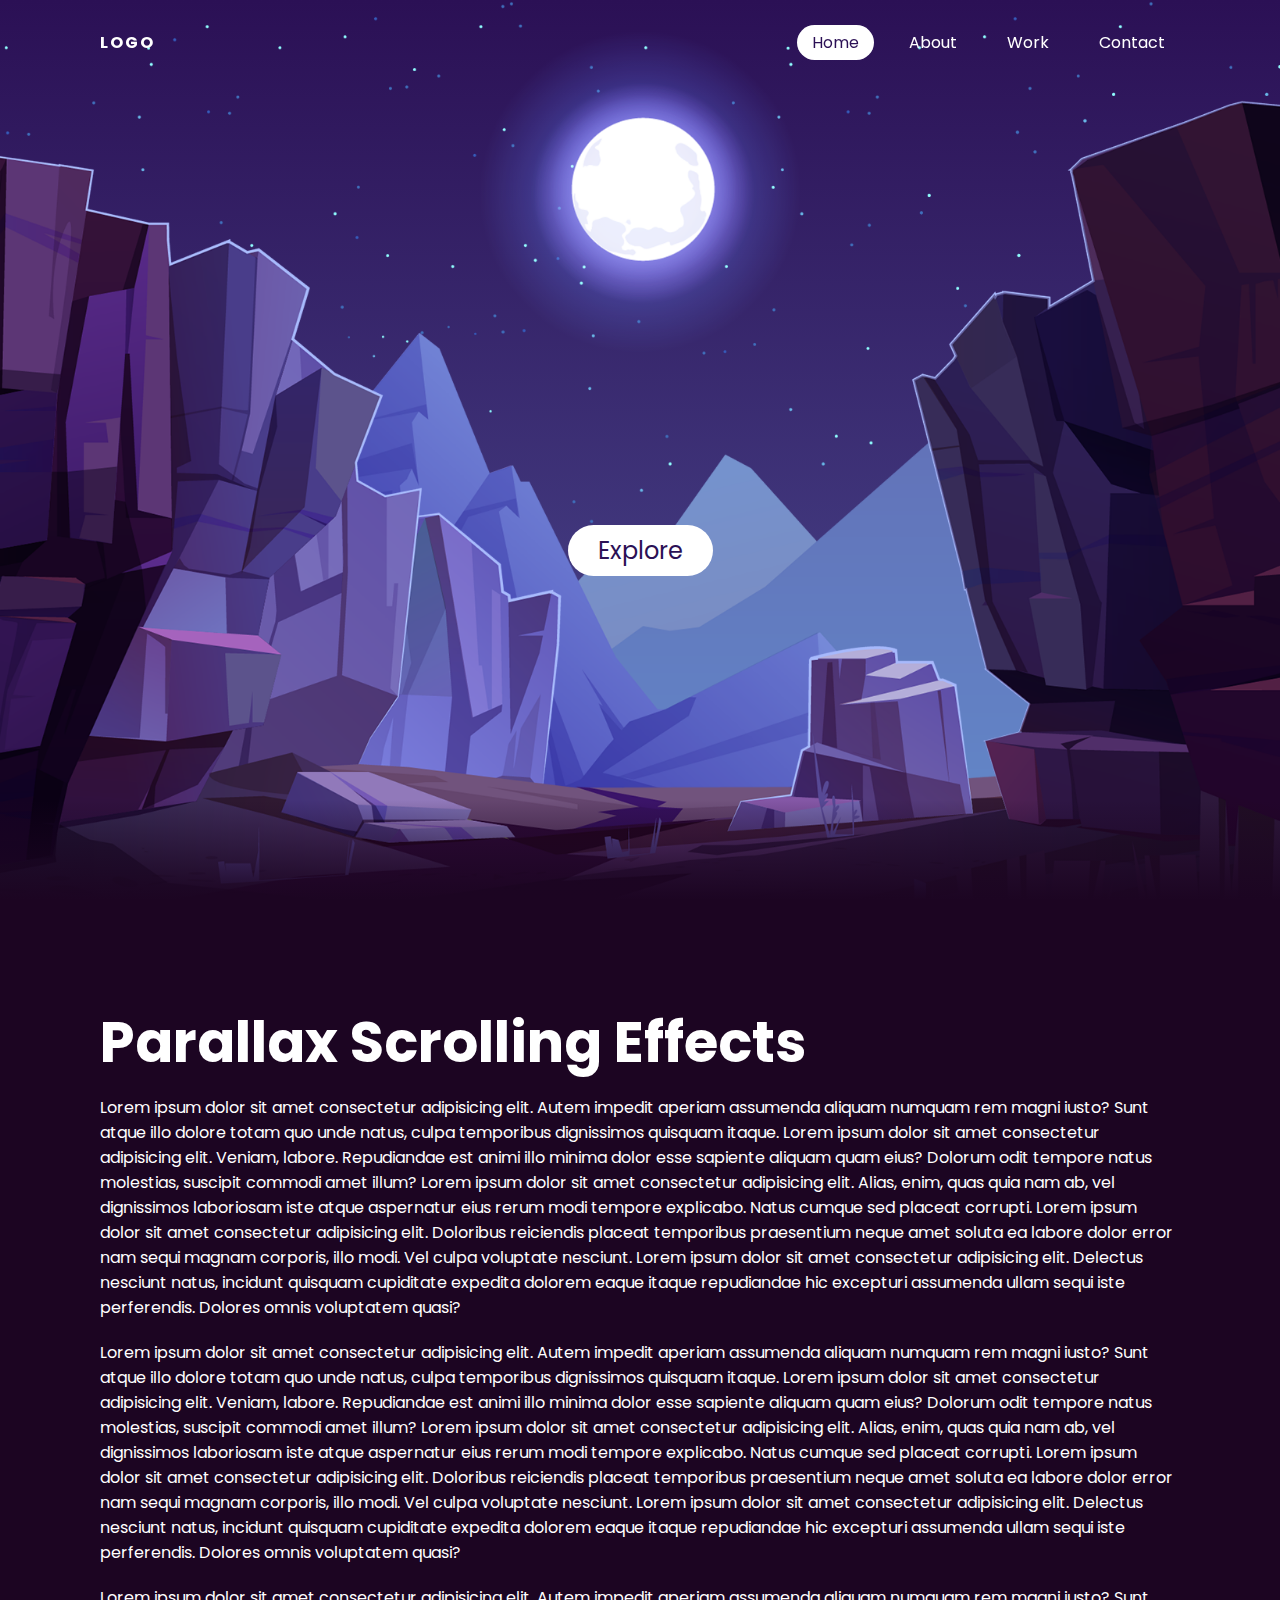
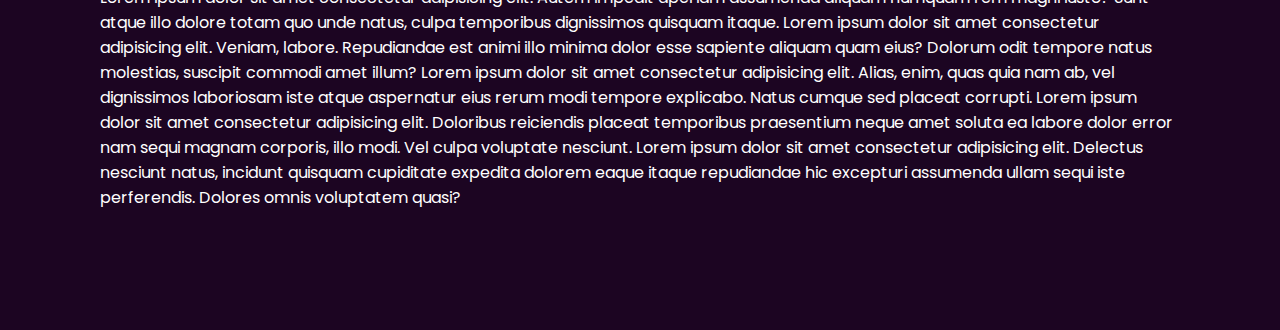
<file: 1-moonlight/index.html>
<!-- https://www.youtube.com/watch?v=1wfeqDyMUx4&ab_channel=OnlineTutorials -->
<!DOCTYPE html>
<html lang="en">

<head>
    <meta charset="UTF-8">
    <meta name="viewport" content="width=device-width, initial-scale=1.0">
    <link rel="stylesheet" href="style.css">
    <title>Parallax</title>
</head>

<body>
    <header>
        <a href="#" class="logo">Logo</a>
        <ul>
            <li><a href="#" class="active">Home</a></li>
            <li><a href="#">About</a></li>
            <li><a href="#">Work</a></li>
            <li><a href="#">Contact</a></li>
        </ul>
    </header>
    <section>
        <img src="stars.png" alt="stars" id="stars">
        <img src="moon.png" alt="moon" id="moon">
        <img src="mountains_behind.png" alt="mountains_behind" id="mountains_behind">
        <h2 id="text">Moon Light</h2>
        <a href="#sec" id="btn">Explore</a>
        <img src="mountains_front.png" alt="mountains_front" id="mountains_front">
    </section>
    <div class="sec" id="sec">
        <h2>Parallax Scrolling Effects</h2>
        <p>Lorem ipsum dolor sit amet consectetur adipisicing elit. Autem impedit aperiam assumenda aliquam numquam rem
            magni iusto? Sunt atque illo dolore totam quo unde natus, culpa temporibus dignissimos quisquam itaque.
            Lorem ipsum dolor sit amet consectetur adipisicing elit. Veniam, labore. Repudiandae est animi illo minima
            dolor esse sapiente aliquam quam eius? Dolorum odit tempore natus molestias, suscipit commodi amet illum?
            Lorem ipsum dolor sit amet consectetur adipisicing elit. Alias, enim, quas quia nam ab, vel dignissimos
            laboriosam iste atque aspernatur eius rerum modi tempore explicabo. Natus cumque sed placeat corrupti. Lorem
            ipsum dolor sit amet consectetur adipisicing elit. Doloribus reiciendis placeat temporibus praesentium neque
            amet soluta ea labore dolor error nam sequi magnam corporis, illo modi. Vel culpa voluptate nesciunt. Lorem
            ipsum dolor sit amet consectetur adipisicing elit. Delectus nesciunt natus, incidunt quisquam cupiditate
            expedita dolorem eaque itaque repudiandae hic excepturi assumenda ullam sequi iste perferendis. Dolores
            omnis voluptatem quasi?</p>

        <p>Lorem ipsum dolor sit amet consectetur adipisicing elit. Autem impedit aperiam assumenda aliquam numquam rem
            magni iusto? Sunt atque illo dolore totam quo unde natus, culpa temporibus dignissimos quisquam itaque.
            Lorem ipsum dolor sit amet consectetur adipisicing elit. Veniam, labore. Repudiandae est animi illo minima
            dolor esse sapiente aliquam quam eius? Dolorum odit tempore natus molestias, suscipit commodi amet illum?
            Lorem ipsum dolor sit amet consectetur adipisicing elit. Alias, enim, quas quia nam ab, vel dignissimos
            laboriosam iste atque aspernatur eius rerum modi tempore explicabo. Natus cumque sed placeat corrupti. Lorem
            ipsum dolor sit amet consectetur adipisicing elit. Doloribus reiciendis placeat temporibus praesentium neque
            amet soluta ea labore dolor error nam sequi magnam corporis, illo modi. Vel culpa voluptate nesciunt. Lorem
            ipsum dolor sit amet consectetur adipisicing elit. Delectus nesciunt natus, incidunt quisquam cupiditate
            expedita dolorem eaque itaque repudiandae hic excepturi assumenda ullam sequi iste perferendis. Dolores
            omnis voluptatem quasi?</p>

        <p>Lorem ipsum dolor sit amet consectetur adipisicing elit. Autem impedit aperiam assumenda aliquam numquam rem
            magni iusto? Sunt atque illo dolore totam quo unde natus, culpa temporibus dignissimos quisquam itaque.
            Lorem ipsum dolor sit amet consectetur adipisicing elit. Veniam, labore. Repudiandae est animi illo minima
            dolor esse sapiente aliquam quam eius? Dolorum odit tempore natus molestias, suscipit commodi amet illum?
            Lorem ipsum dolor sit amet consectetur adipisicing elit. Alias, enim, quas quia nam ab, vel dignissimos
            laboriosam iste atque aspernatur eius rerum modi tempore explicabo. Natus cumque sed placeat corrupti. Lorem
            ipsum dolor sit amet consectetur adipisicing elit. Doloribus reiciendis placeat temporibus praesentium neque
            amet soluta ea labore dolor error nam sequi magnam corporis, illo modi. Vel culpa voluptate nesciunt. Lorem
            ipsum dolor sit amet consectetur adipisicing elit. Delectus nesciunt natus, incidunt quisquam cupiditate
            expedita dolorem eaque itaque repudiandae hic excepturi assumenda ullam sequi iste perferendis. Dolores
            omnis voluptatem quasi?</p>
    </div>
</body>
<script src="script.js"></script>

</html>
</file>
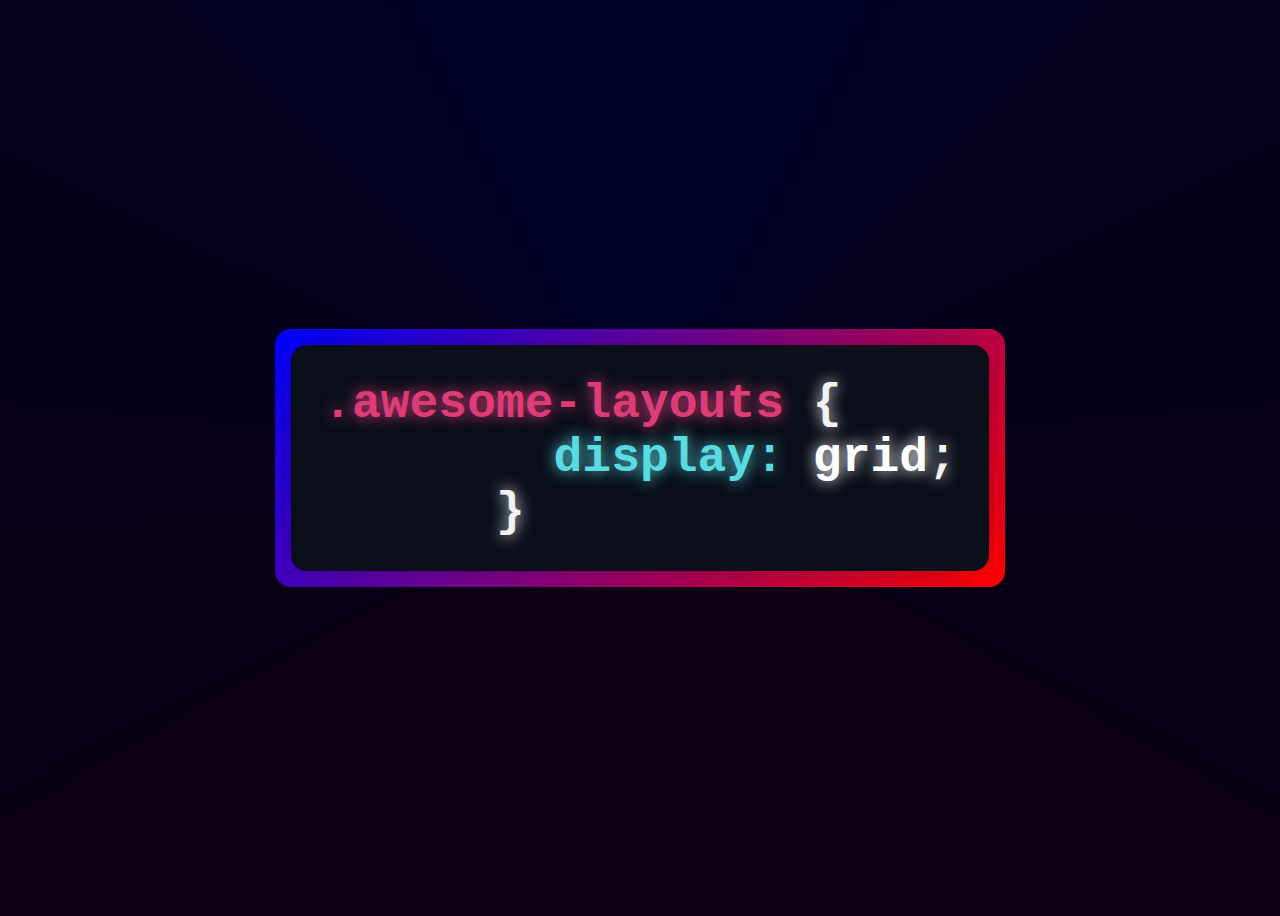
<file: 10-3d-card-effect/index.html>
<!-- https://www.youtube.com/watch?v=Z-3tPXf9a7M&ab_channel=KevinPowell -->
<!DOCTYPE html>
<html lang="en">

<head>
    <meta charset="UTF-8">
    <meta name="viewport" content="width=device-width, initial-scale=1.0">
    <link rel="stylesheet" href="style.css">
    <title>3D Tilting card effect</title>
</head>

<body>
    <!-- contenteditable -->
    <pre class="language-css" tabindex="0"><code class="language-css"><span class="token selector">.awesome-layouts</span> <span class="token punctuation">{</span>
        <span class="token property">display</span><span class="token punctuation">:</span> grid<span class="token punctuation">;</span>
      <span class="token punctuation">}</span></code></pre>
    </div>

</body>
<script src="script.js" defer></script>

</html>
</file>
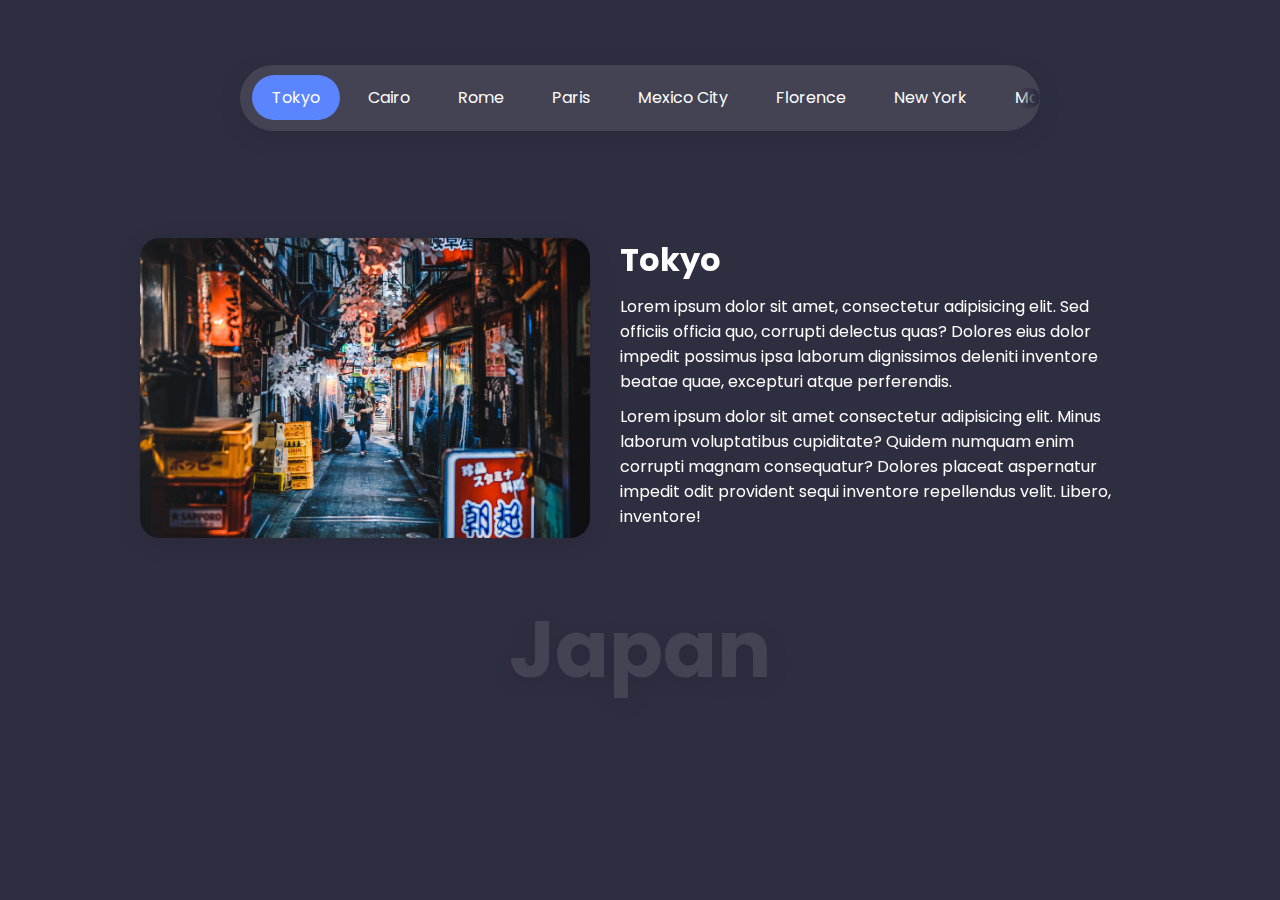
<file: 11-horizontal-scroll-tab-menu/index.html>
<!-- https://www.youtube.com/watch?v=as01ehtBN0Y&ab_channel=CodingSnow -->
<!DOCTYPE html>
<html lang="en" dir="ltr">

<head>
  <meta charset="utf-8">
  <meta name="viewport" content="width=device-width, initial-scale=1.0">
  <title>Horizontal Scrollable & Draggable Tab Navigation Menu | With Tab Content - Html, Css & Javascript</title>
  <link rel="stylesheet" href="style.css">
  <link rel="stylesheet" href="https://unicons.iconscout.com/release/v4.0.0/css/line.css">
</head>

<body>

  <section class="main-container">

    <div class="tab-nav-bar">
      <div class="tab-navigation">
        <i class="uil uil-angle-left left-btn"></i>
        <i class="uil uil-angle-right right-btn"></i>
        <ul class="tab-menu">
          <li class="tab-btn active">Tokyo</li>
          <li class="tab-btn">Cairo</li>
          <li class="tab-btn">Rome</li>
          <li class="tab-btn">Paris</li>
          <li class="tab-btn">Mexico City</li>
          <li class="tab-btn">Florence</li>
          <li class="tab-btn">New York</li>
          <li class="tab-btn">Moscow</li>
          <li class="tab-btn">Sydney</li>
          <li class="tab-btn">San Francisco</li>
          <li class="tab-btn">Amsterdam</li>
        </ul>
      </div>
    </div>


    <div class="tab-content">

      <div class="tab active">
        <div class="row">
          <div class="left-column">
            <div class="img-card">
              <img src="images/tokyo.jpg" alt="Tokyo">
            </div>
          </div>
          <div class="right-column">
            <div class="info">
              <h2 class="city">Tokyo</h2>
              <div class="description">
                <p>Lorem ipsum dolor sit amet, consectetur adipisicing elit. Sed officiis officia quo, corrupti delectus
                  quas? Dolores eius dolor impedit possimus ipsa laborum dignissimos deleniti inventore beatae quae,
                  excepturi atque perferendis.</p>
                <p>Lorem ipsum dolor sit amet consectetur adipisicing elit. Minus laborum voluptatibus cupiditate?
                  Quidem numquam enim corrupti magnam consequatur? Dolores placeat aspernatur impedit odit provident
                  sequi inventore repellendus velit. Libero, inventore!</p>
              </div>
            </div>
          </div>
        </div>
        <h1 class="country">Japan</h1>
      </div>

      <div class="tab">
        <div class="row">
          <div class="left-column">
            <div class="img-card">
              <img src="images/cairo.jpg" alt="Cairo">
            </div>
          </div>
          <div class="right-column">
            <div class="info">
              <h2 class="city">Cairo</h2>
              <div class="description">
                <p>Lorem ipsum dolor sit amet, consectetur adipisicing elit. Sed officiis officia quo, corrupti delectus
                  quas? Dolores eius dolor impedit possimus ipsa laborum dignissimos deleniti inventore beatae quae,
                  excepturi atque perferendis.</p>
                <p>Lorem ipsum dolor sit amet consectetur adipisicing elit. Minus laborum voluptatibus cupiditate?
                  Quidem numquam enim corrupti magnam consequatur? Dolores placeat aspernatur impedit odit provident
                  sequi inventore repellendus velit. Libero, inventore!</p>
              </div>
            </div>
          </div>
        </div>
        <h1 class="country">Egypt</h1>
      </div>

      <div class="tab">
        <div class="row">
          <div class="left-column">
            <div class="img-card">
              <img src="images/rome.jpg" alt="Rome">
            </div>
          </div>
          <div class="right-column">
            <div class="info">
              <h2 class="city">Rome</h2>
              <div class="description">
                <p>Lorem ipsum dolor sit amet, consectetur adipisicing elit. Sed officiis officia quo, corrupti delectus
                  quas? Dolores eius dolor impedit possimus ipsa laborum dignissimos deleniti inventore beatae quae,
                  excepturi atque perferendis.</p>
                <p>Lorem ipsum dolor sit amet consectetur adipisicing elit. Minus laborum voluptatibus cupiditate?
                  Quidem numquam enim corrupti magnam consequatur? Dolores placeat aspernatur impedit odit provident
                  sequi inventore repellendus velit. Libero, inventore!</p>
              </div>
            </div>
          </div>
        </div>
        <h1 class="country">Italy</h1>
      </div>

      <div class="tab">
        <div class="row">
          <div class="left-column">
            <div class="img-card">
              <img src="images/paris.jpg" alt="Paris">
            </div>
          </div>
          <div class="right-column">
            <div class="info">
              <h2 class="city">Paris</h2>
              <div class="description">
                <p>Lorem ipsum dolor sit amet, consectetur adipisicing elit. Sed officiis officia quo, corrupti delectus
                  quas? Dolores eius dolor impedit possimus ipsa laborum dignissimos deleniti inventore beatae quae,
                  excepturi atque perferendis.</p>
                <p>Lorem ipsum dolor sit amet consectetur adipisicing elit. Minus laborum voluptatibus cupiditate?
                  Quidem numquam enim corrupti magnam consequatur? Dolores placeat aspernatur impedit odit provident
                  sequi inventore repellendus velit. Libero, inventore!</p>
              </div>
            </div>
          </div>
        </div>
        <h1 class="country">France</h1>
      </div>

      <div class="tab">
        <div class="row">
          <div class="left-column">
            <div class="img-card">
              <img src="images/mexico.jpg" alt="Mexico City">
            </div>
          </div>
          <div class="right-column">
            <div class="info">
              <h2 class="city">Mexico City</h2>
              <div class="description">
                <p>Lorem ipsum dolor sit amet, consectetur adipisicing elit. Sed officiis officia quo, corrupti delectus
                  quas? Dolores eius dolor impedit possimus ipsa laborum dignissimos deleniti inventore beatae quae,
                  excepturi atque perferendis.</p>
                <p>Lorem ipsum dolor sit amet consectetur adipisicing elit. Minus laborum voluptatibus cupiditate?
                  Quidem numquam enim corrupti magnam consequatur? Dolores placeat aspernatur impedit odit provident
                  sequi inventore repellendus velit. Libero, inventore!</p>
              </div>
            </div>
          </div>
        </div>
        <h1 class="country">Mexcio</h1>
      </div>

      <div class="tab">
        <div class="row">
          <div class="left-column">
            <div class="img-card">
              <img src="images/florence.jpg" alt="Florence">
            </div>
          </div>
          <div class="right-column">
            <div class="info">
              <h2 class="city">Florence</h2>
              <div class="description">
                <p>Lorem ipsum dolor sit amet, consectetur adipisicing elit. Sed officiis officia quo, corrupti delectus
                  quas? Dolores eius dolor impedit possimus ipsa laborum dignissimos deleniti inventore beatae quae,
                  excepturi atque perferendis.</p>
                <p>Lorem ipsum dolor sit amet consectetur adipisicing elit. Minus laborum voluptatibus cupiditate?
                  Quidem numquam enim corrupti magnam consequatur? Dolores placeat aspernatur impedit odit provident
                  sequi inventore repellendus velit. Libero, inventore!</p>
              </div>
            </div>
          </div>
        </div>
        <h1 class="country">Italy</h1>
      </div>

      <div class="tab">
        <div class="row">
          <div class="left-column">
            <div class="img-card">
              <img src="images/newyork.jpg" alt="New York">
            </div>
          </div>
          <div class="right-column">
            <div class="info">
              <h2 class="city">New York</h2>
              <div class="description">
                <p>Lorem ipsum dolor sit amet, consectetur adipisicing elit. Sed officiis officia quo, corrupti delectus
                  quas? Dolores eius dolor impedit possimus ipsa laborum dignissimos deleniti inventore beatae quae,
                  excepturi atque perferendis.</p>
                <p>Lorem ipsum dolor sit amet consectetur adipisicing elit. Minus laborum voluptatibus cupiditate?
                  Quidem numquam enim corrupti magnam consequatur? Dolores placeat aspernatur impedit odit provident
                  sequi inventore repellendus velit. Libero, inventore!</p>
              </div>
            </div>
          </div>
        </div>
        <h1 class="country">United State</h1>
      </div>

      <div class="tab">
        <div class="row">
          <div class="left-column">
            <div class="img-card">
              <img src="images/moscow.jpg" alt="Moscow">
            </div>
          </div>
          <div class="right-column">
            <div class="info">
              <h2 class="city">Moscow</h2>
              <div class="description">
                <p>Lorem ipsum dolor sit amet, consectetur adipisicing elit. Sed officiis officia quo, corrupti delectus
                  quas? Dolores eius dolor impedit possimus ipsa laborum dignissimos deleniti inventore beatae quae,
                  excepturi atque perferendis.</p>
                <p>Lorem ipsum dolor sit amet consectetur adipisicing elit. Minus laborum voluptatibus cupiditate?
                  Quidem numquam enim corrupti magnam consequatur? Dolores placeat aspernatur impedit odit provident
                  sequi inventore repellendus velit. Libero, inventore!</p>
              </div>
            </div>
          </div>
        </div>
        <h1 class="country">Russia</h1>
      </div>

      <div class="tab">
        <div class="row">
          <div class="left-column">
            <div class="img-card">
              <img src="images/sydney.jpg" alt="Sydney">
            </div>
          </div>
          <div class="right-column">
            <div class="info">
              <h2 class="city">Sydney</h2>
              <div class="description">
                <p>Lorem ipsum dolor sit amet, consectetur adipisicing elit. Sed officiis officia quo, corrupti delectus
                  quas? Dolores eius dolor impedit possimus ipsa laborum dignissimos deleniti inventore beatae quae,
                  excepturi atque perferendis.</p>
                <p>Lorem ipsum dolor sit amet consectetur adipisicing elit. Minus laborum voluptatibus cupiditate?
                  Quidem numquam enim corrupti magnam consequatur? Dolores placeat aspernatur impedit odit provident
                  sequi inventore repellendus velit. Libero, inventore!</p>
              </div>
            </div>
          </div>
        </div>
        <h1 class="country">Autralia</h1>
      </div>

      <div class="tab">
        <div class="row">
          <div class="left-column">
            <div class="img-card">
              <img src="images/sanfrancisco.jpg" alt="San Francisco">
            </div>
          </div>
          <div class="right-column">
            <div class="info">
              <h2 class="city">San Francisco</h2>
              <div class="description">
                <p>Lorem ipsum dolor sit amet, consectetur adipisicing elit. Sed officiis officia quo, corrupti delectus
                  quas? Dolores eius dolor impedit possimus ipsa laborum dignissimos deleniti inventore beatae quae,
                  excepturi atque perferendis.</p>
                <p>Lorem ipsum dolor sit amet consectetur adipisicing elit. Minus laborum voluptatibus cupiditate?
                  Quidem numquam enim corrupti magnam consequatur? Dolores placeat aspernatur impedit odit provident
                  sequi inventore repellendus velit. Libero, inventore!</p>
              </div>
            </div>
          </div>
        </div>
        <h1 class="country">United State</h1>
      </div>

      <div class="tab">
        <div class="row">
          <div class="left-column">
            <div class="img-card">
              <img src="images/amsterdam.jpg" alt="Amsterdam">
            </div>
          </div>
          <div class="right-column">
            <div class="info">
              <h2 class="city">Amsterdam</h2>
              <div class="description">
                <p>Lorem ipsum dolor sit amet, consectetur adipisicing elit. Sed officiis officia quo, corrupti delectus
                  quas? Dolores eius dolor impedit possimus ipsa laborum dignissimos deleniti inventore beatae quae,
                  excepturi atque perferendis.</p>
                <p>Lorem ipsum dolor sit amet consectetur adipisicing elit. Minus laborum voluptatibus cupiditate?
                  Quidem numquam enim corrupti magnam consequatur? Dolores placeat aspernatur impedit odit provident
                  sequi inventore repellendus velit. Libero, inventore!</p>
              </div>
            </div>
          </div>
        </div>
        <h1 class="country">Netherlands</h1>
      </div>

    </div>



  </section>

</body>
<script src="main.js"></script>

</html>
</file>
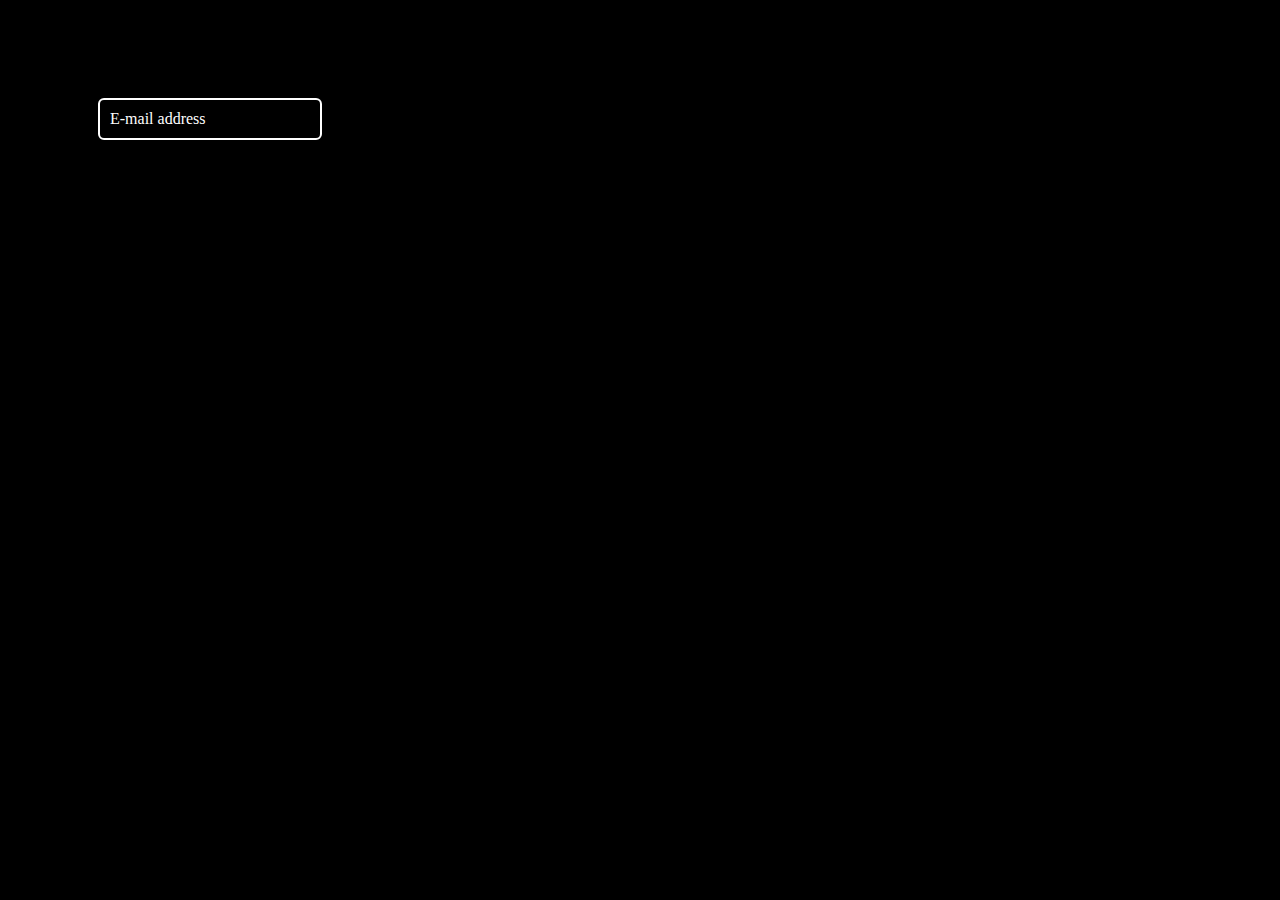
<file: 12-input-animation/index.html>
<!DOCTYPE html>
<html lang="en">
<head>
    <meta charset="UTF-8">
    <meta name="viewport" content="width=device-width, initial-scale=1.0">
    <link rel="stylesheet" href="style.css">
    <title>Input animation</title>
</head>
<body>
    <div class="input-group">
        <input type="text" id="email" class="input-group__input" required />
        <label for="email" class="input-group__label">E-mail address</label>
    </div>
</body>
</html>
</file>
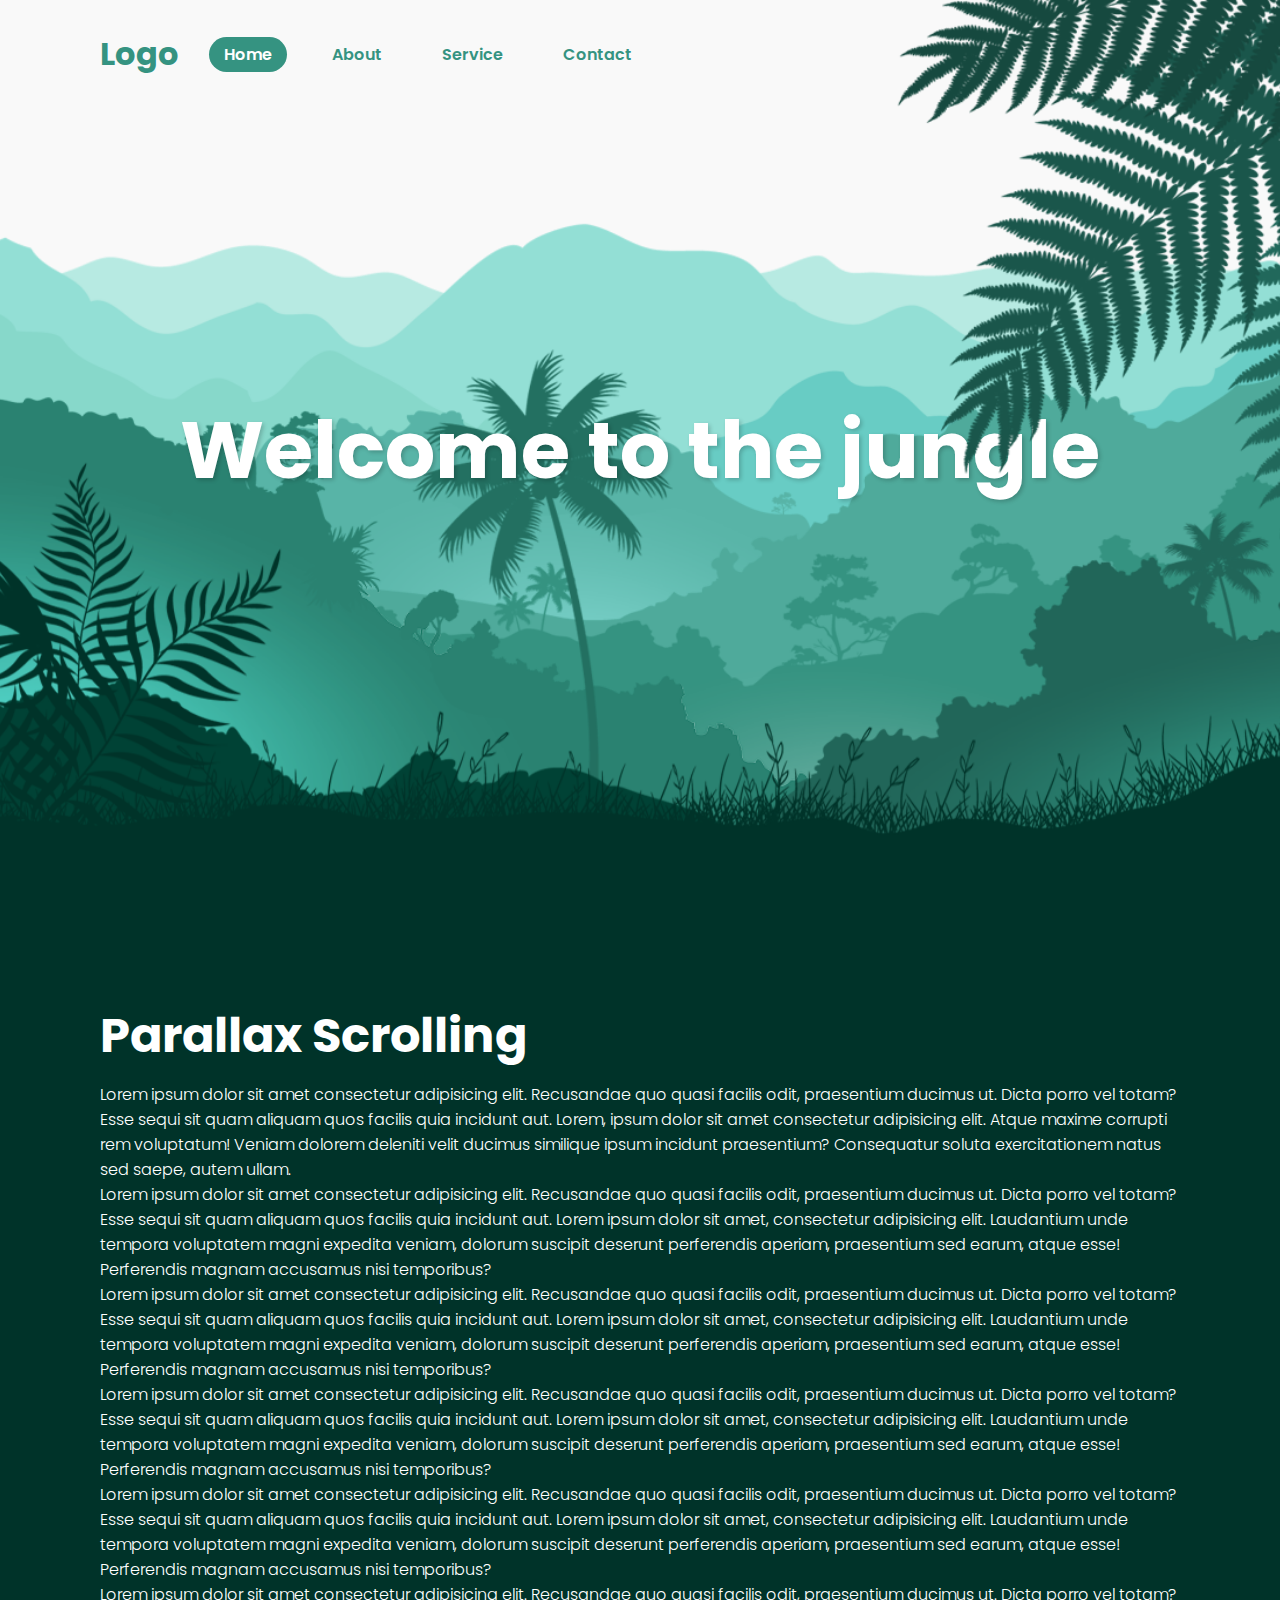
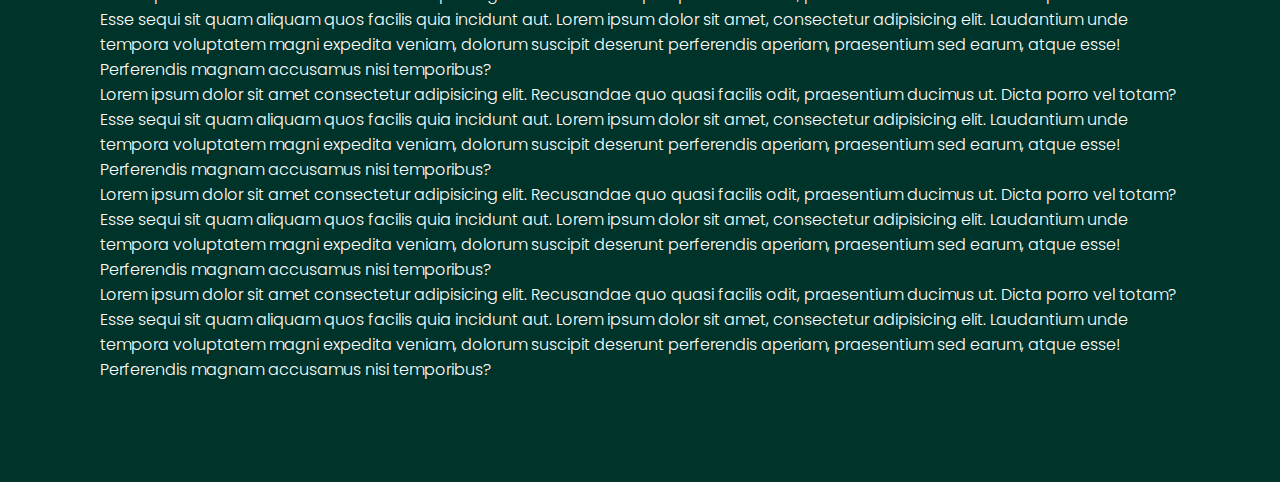
<file: 3-jungle/index.html>
<!-- https://www.youtube.com/watch?v=kmM6mqvnxcs&ab_channel=Codehal -->
<!DOCTYPE html>
<html lang="en">

<head>
    <meta charset="UTF-8">
    <meta http-equiv="X-UA-Compatible" content="IE=edge">
    <meta name="viewport" content="width=device-width, initial-scale=1.0">
    <title>Parallax Scrolling Website | Codehal</title>
    <link rel="stylesheet" href="style.css">
</head>

<body>
    <header>
        <h2 class="logo">Logo</h2>
        <nav class="navigation">
            <ul>
                <li><a href="#" class="active">Home</a></li>
                <li><a href="#">About</a></li>
                <li><a href="#">Service</a></li>
                <li><a href="#">Contact</a></li>
            </ul>
        </nav>
    </header>

    <section class="parallax">
        <img src="hill1.png" alt="hill1" id="hill1">
        <img src="hill2.png" alt="hill2" id="hill2">
        <img src="hill3.png" alt="hill3" id="hill3">
        <img src="hill4.png" alt="hill4" id="hill4">
        <img src="hill5.png" alt="hill5" id="hill5">

        <img src="tree.png" alt="tree" id="tree">
        
        <!-- <h2 id="text">Welcome</h2> -->
        <h2 id="text">Welcome to the jungle</h2>
        <img src="leaf.png" alt="leaf" id="leaf">
        <img src="plant.png" alt="plant" id="plant">

    </section>

    <section class="sec">
        <h2>Parallax Scrolling</h2>
        <p>Lorem ipsum dolor sit amet consectetur adipisicing elit. Recusandae quo quasi facilis odit, praesentium ducimus ut. Dicta porro vel totam? Esse sequi sit quam aliquam quos facilis quia incidunt aut. Lorem, ipsum dolor sit amet consectetur adipisicing elit. Atque maxime corrupti rem voluptatum! Veniam dolorem deleniti velit ducimus similique ipsum incidunt praesentium? Consequatur soluta exercitationem natus sed saepe, autem ullam.</p>
        <p>Lorem ipsum dolor sit amet consectetur adipisicing elit. Recusandae quo quasi facilis odit, praesentium ducimus ut. Dicta porro vel totam? Esse sequi sit quam aliquam quos facilis quia incidunt aut. Lorem ipsum dolor sit amet, consectetur adipisicing elit. Laudantium unde tempora voluptatem magni expedita veniam, dolorum suscipit deserunt perferendis aperiam, praesentium sed earum, atque esse! Perferendis magnam accusamus nisi temporibus?</p>
        <p>Lorem ipsum dolor sit amet consectetur adipisicing elit. Recusandae quo quasi facilis odit, praesentium ducimus ut. Dicta porro vel totam? Esse sequi sit quam aliquam quos facilis quia incidunt aut. Lorem ipsum dolor sit amet, consectetur adipisicing elit. Laudantium unde tempora voluptatem magni expedita veniam, dolorum suscipit deserunt perferendis aperiam, praesentium sed earum, atque esse! Perferendis magnam accusamus nisi temporibus?</p>
        <p>Lorem ipsum dolor sit amet consectetur adipisicing elit. Recusandae quo quasi facilis odit, praesentium ducimus ut. Dicta porro vel totam? Esse sequi sit quam aliquam quos facilis quia incidunt aut. Lorem ipsum dolor sit amet, consectetur adipisicing elit. Laudantium unde tempora voluptatem magni expedita veniam, dolorum suscipit deserunt perferendis aperiam, praesentium sed earum, atque esse! Perferendis magnam accusamus nisi temporibus?</p>
        <p>Lorem ipsum dolor sit amet consectetur adipisicing elit. Recusandae quo quasi facilis odit, praesentium ducimus ut. Dicta porro vel totam? Esse sequi sit quam aliquam quos facilis quia incidunt aut. Lorem ipsum dolor sit amet, consectetur adipisicing elit. Laudantium unde tempora voluptatem magni expedita veniam, dolorum suscipit deserunt perferendis aperiam, praesentium sed earum, atque esse! Perferendis magnam accusamus nisi temporibus?</p>
        <p>Lorem ipsum dolor sit amet consectetur adipisicing elit. Recusandae quo quasi facilis odit, praesentium ducimus ut. Dicta porro vel totam? Esse sequi sit quam aliquam quos facilis quia incidunt aut. Lorem ipsum dolor sit amet, consectetur adipisicing elit. Laudantium unde tempora voluptatem magni expedita veniam, dolorum suscipit deserunt perferendis aperiam, praesentium sed earum, atque esse! Perferendis magnam accusamus nisi temporibus?</p>
        <p>Lorem ipsum dolor sit amet consectetur adipisicing elit. Recusandae quo quasi facilis odit, praesentium ducimus ut. Dicta porro vel totam? Esse sequi sit quam aliquam quos facilis quia incidunt aut. Lorem ipsum dolor sit amet, consectetur adipisicing elit. Laudantium unde tempora voluptatem magni expedita veniam, dolorum suscipit deserunt perferendis aperiam, praesentium sed earum, atque esse! Perferendis magnam accusamus nisi temporibus?</p>
        <p>Lorem ipsum dolor sit amet consectetur adipisicing elit. Recusandae quo quasi facilis odit, praesentium ducimus ut. Dicta porro vel totam? Esse sequi sit quam aliquam quos facilis quia incidunt aut. Lorem ipsum dolor sit amet, consectetur adipisicing elit. Laudantium unde tempora voluptatem magni expedita veniam, dolorum suscipit deserunt perferendis aperiam, praesentium sed earum, atque esse! Perferendis magnam accusamus nisi temporibus?</p>
        <p>Lorem ipsum dolor sit amet consectetur adipisicing elit. Recusandae quo quasi facilis odit, praesentium ducimus ut. Dicta porro vel totam? Esse sequi sit quam aliquam quos facilis quia incidunt aut. Lorem ipsum dolor sit amet, consectetur adipisicing elit. Laudantium unde tempora voluptatem magni expedita veniam, dolorum suscipit deserunt perferendis aperiam, praesentium sed earum, atque esse! Perferendis magnam accusamus nisi temporibus?</p>
    </section>

    <script src="script.js"></script>
</body>

</html>
</file>
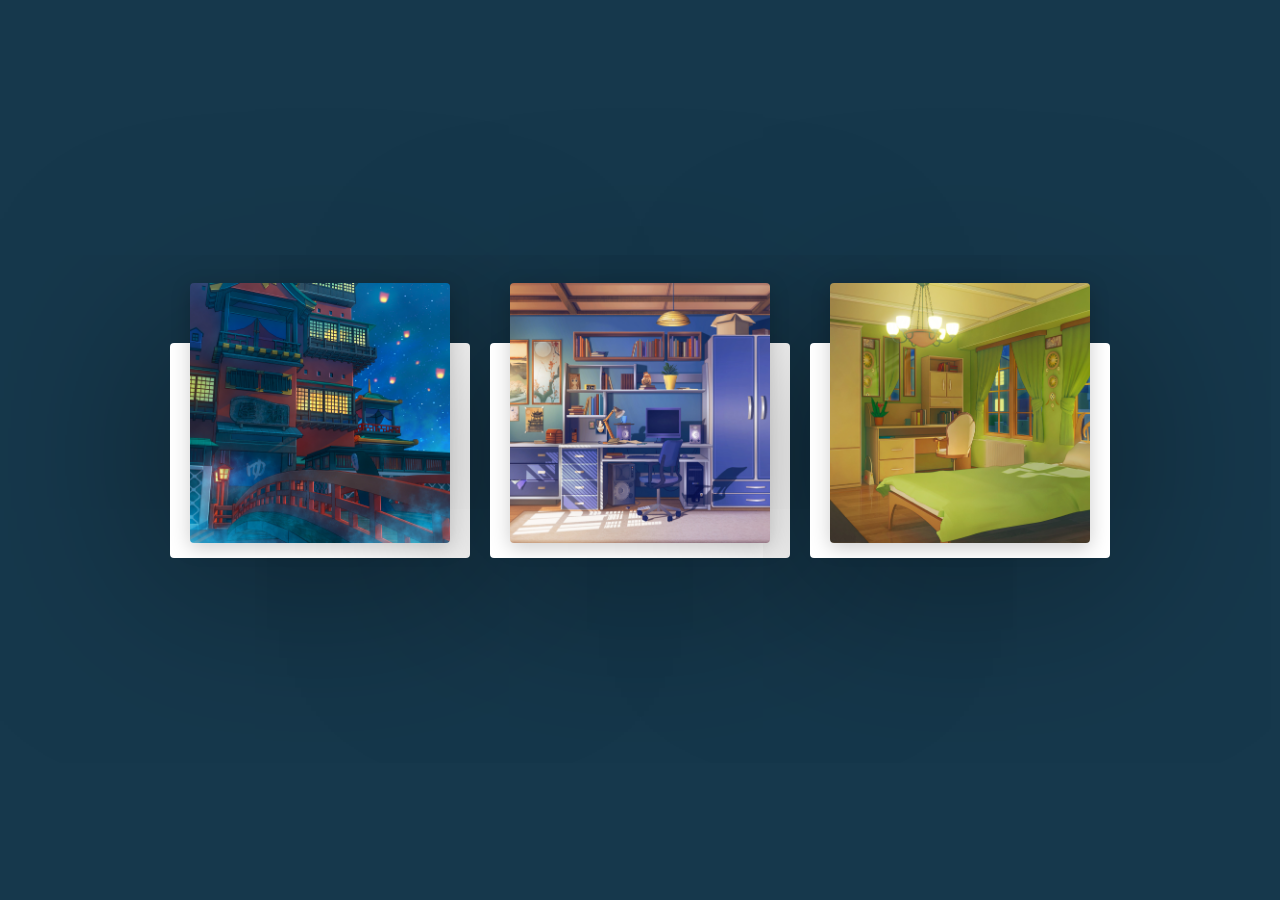
<file: 4-card-hover-effect/index.html>
<!-- https://www.youtube.com/watch?v=8b2mTq0Xrtw&ab_channel=OnlineTutorials -->
<!DOCTYPE html>
<html lang="en">
<head>
    <meta charset="UTF-8">
    <meta name="viewport" content="width=device-width, initial-scale=1.0">
    <link rel="stylesheet" href="style.css">
    <title>Card hover effect</title>
</head>
<body>

    <div class="container">
        <div class="card">
            <div class="imgBx">
                <img src="aiko-san-.jpg" alt="">
                <!-- <img src="test.png" alt=""> -->
            </div>
            <div class="content">
                <h2>Card One</h2>
                <p>Lorem ipsum dolor sit amet consectetur adipisicing elit. Autem perspiciatis neque voluptatibus sit inventore accusantium, sapiente molestias ab sequi fuga necessitatibus libero, facere dolore, laudantium at mollitia sint optio reiciendis?</p>
            </div>
        </div>

        <div class="card">
            <div class="imgBx">
                <img src="aiko-san-650bc8226cdfee82e243ef017bbe643e.jpg" alt="">
            </div>
            <div class="content">
                <h2>Card Two</h2>
                <p>Lorem ipsum dolor sit amet consectetur adipisicing elit. Autem perspiciatis neque voluptatibus sit inventore accusantium, sapiente molestias ab sequi fuga necessitatibus libero, facere dolore, laudantium at mollitia sint optio reiciendis?</p>
            </div>
        </div>

        <div class="card">
            <div class="imgBx">
                <img src="aiko-san-a146ff38472344abba204a62318c2026.jpg" alt="">
            </div>
            <div class="content">
                <h2>Card Three</h2>
                <p>Lorem ipsum dolor sit amet consectetur adipisicing elit. Autem perspiciatis neque voluptatibus sit inventore accusantium, sapiente molestias ab sequi fuga necessitatibus libero, facere dolore, laudantium at mollitia sint optio reiciendis?</p>
            </div>
        </div>
    </div>
    
</body>
</html>
</file>
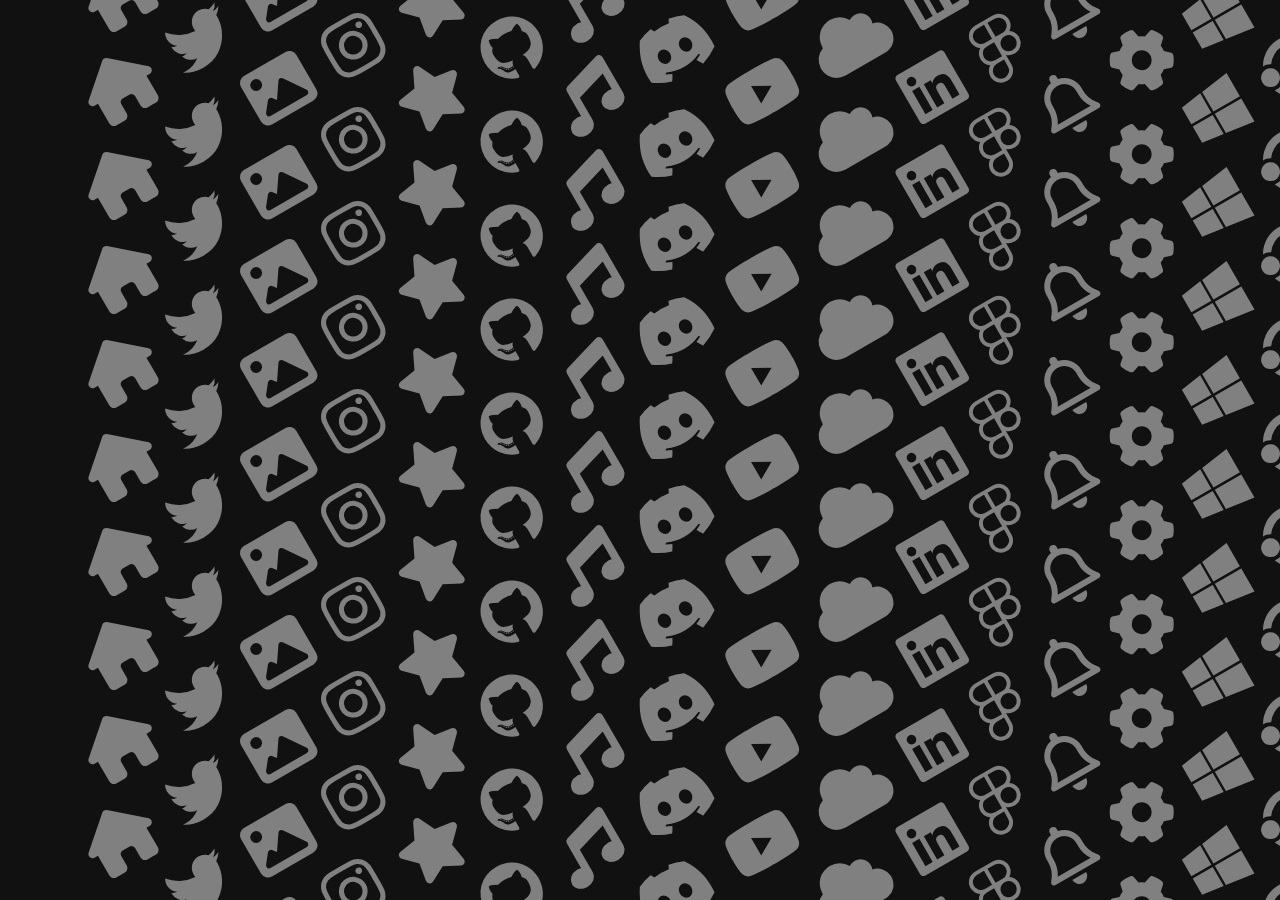
<file: 5-icon-background-animation/index.html>
<!-- https://www.youtube.com/watch?v=fDSd2fudits&ab_channel=OnlineTutorials -->
<!DOCTYPE html>
<html lang="en">

<head>
    <meta charset="UTF-8">
    <meta name="viewport" content="width=device-width, initial-scale=1.0">
    <link rel="stylesheet" href="style.css">
    <link rel="stylesheet" href="https://cdnjs.cloudflare.com/ajax/libs/font-awesome/6.4.2/css/all.min.css" />
    <title>Icon background animation</title>
</head>

<body>
    <section>
        <div class="row">
            <div>
                <i class="fa-solid fa-house"></i>
                <i class="fa-brands fa-twitter"></i>
                <i class="fa-solid fa-image"></i>
                <i class="fa-brands fa-instagram"></i>
                <i class="fa-solid fa-star"></i>
                <i class="fa-brands fa-github"></i>
                <i class="fa-solid fa-music"></i>
                <i class="fa-brands fa-discord"></i>
                <i class="fa-brands fa-youtube"></i>
                <i class="fa-solid fa-cloud"></i>
                <i class="fa-brands fa-linkedin"></i>
                <i class="fa-brands fa-figma"></i>
                <i class="fa-regular fa-bell"></i>
                <i class="fa-solid fa-gear"></i>
                <i class="fa-brands fa-windows"></i>
                <i class="fa-brands fa-ubuntu"></i>
                <i class="fa-brands fa-apple"></i>
                <i class="fa-solid fa-mobile-screen-button"></i>
            </div>
            <div>
                <i class="fa-solid fa-house"></i>
                <i class="fa-brands fa-twitter"></i>
                <i class="fa-solid fa-image"></i>
                <i class="fa-brands fa-instagram"></i>
                <i class="fa-solid fa-star"></i>
                <i class="fa-brands fa-github"></i>
                <i class="fa-solid fa-music"></i>
                <i class="fa-brands fa-discord"></i>
                <i class="fa-brands fa-youtube"></i>
                <i class="fa-solid fa-cloud"></i>
                <i class="fa-brands fa-linkedin"></i>
                <i class="fa-brands fa-figma"></i>
                <i class="fa-regular fa-bell"></i>
                <i class="fa-solid fa-gear"></i>
                <i class="fa-brands fa-windows"></i>
                <i class="fa-brands fa-ubuntu"></i>
                <i class="fa-brands fa-apple"></i>
                <i class="fa-solid fa-mobile-screen-button"></i>
            </div>
        </div>


    </section>
    <script src="script.js"></script>
</body>

</html>
</file>
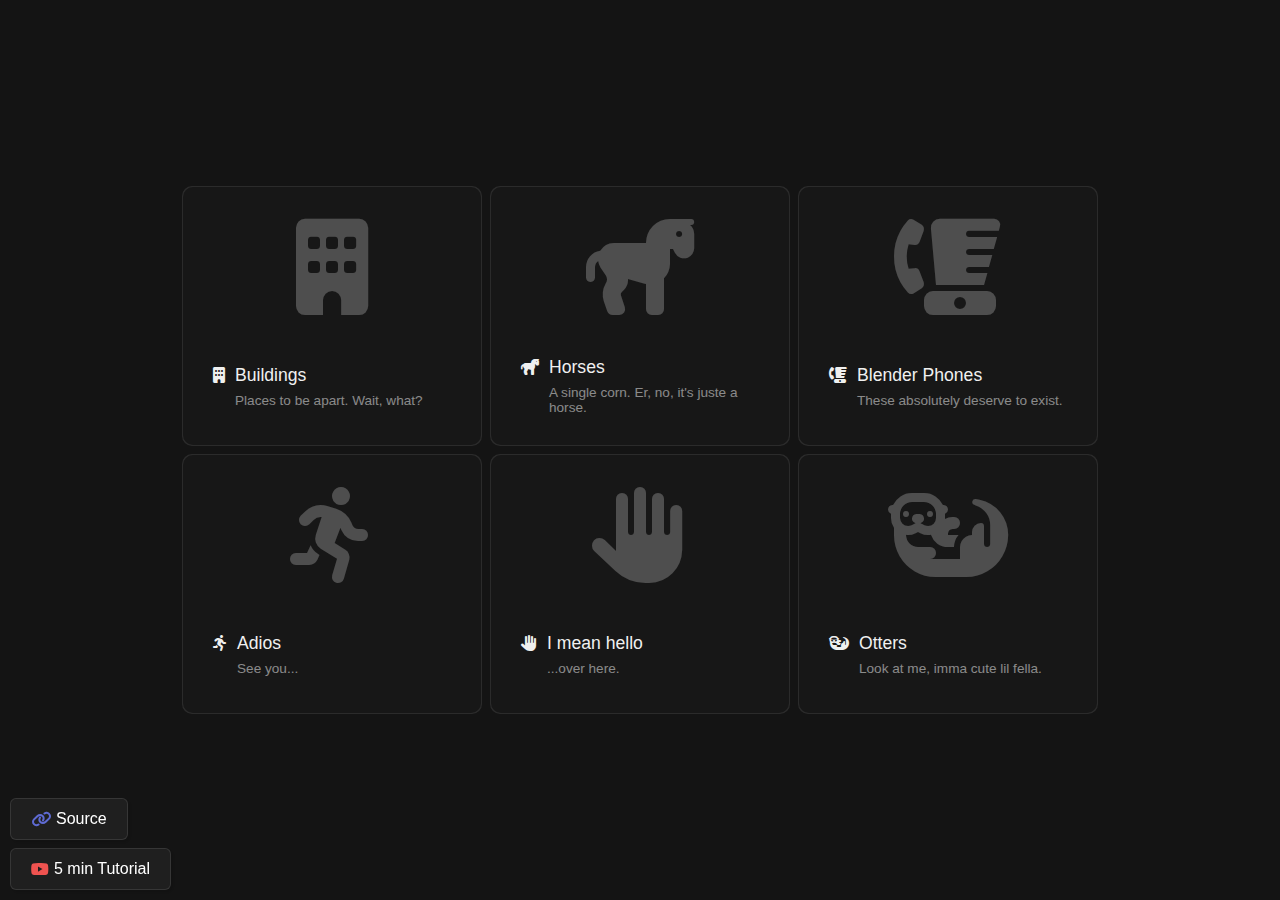
<file: 6-hover-effect-mouse/index.html>
<!-- https://www.youtube.com/watch?v=htGfnF1zN4g&ab_channel=Hyperplexed -->
<!DOCTYPE html>
<html lang="en">

<head>
    <meta charset="UTF-8">
    <meta name="viewport" content="width=device-width, initial-scale=1.0">
    <link rel="stylesheet" href="style.css">
    <link rel="stylesheet" href="https://cdnjs.cloudflare.com/ajax/libs/font-awesome/6.4.2/css/all.min.css" />

    <title>Hover Effect Mouse</title>
</head>

<body>
    <div id="cards">
        <div class="card">
            <div class="card-content">
                <div class="card-image">
                    <i class="fa-solid fa-building"></i>
                </div>
                <div class="card-info-wrapper">
                    <div class="card-info">
                        <i class="fa-solid fa-building"></i>
                        <div class="card-info-title">
                            <h3>Buildings</h3>
                            <h4>Places to be apart. Wait, what?</h4>
                        </div>
                    </div>
                </div>
            </div>
        </div>
        <div class="card">
            <div class="card-content">
                <div class="card-image">
                    <i class="fa-solid fa-horse"></i>
                </div>
                <div class="card-info-wrapper">
                    <div class="card-info">
                        <i class="fa-solid fa-horse"></i>
                        <div class="card-info-title">
                            <h3>Horses</h3>
                            <h4>A single corn. Er, no, it's juste a horse.</h4>
                        </div>
                    </div>
                </div>
            </div>
        </div>
        <div class="card">
            <div class="card-content">
                <div class="card-image">
                    <i class="fa-solid fa-blender-phone"></i>
                </div>
                <div class="card-info-wrapper">
                    <div class="card-info">
                        <i class="fa-solid fa-blender-phone"></i>
                        <div class="card-info-title">
                            <h3>Blender Phones</h3>
                            <h4>These absolutely deserve to exist.</h4>
                        </div>
                    </div>
                </div>
            </div>
        </div>
        <div class="card">
            <div class="card-content">
                <div class="card-image">
                    <i class="fa-solid fa-person-running"></i>
                </div>
                <div class="card-info-wrapper">
                    <div class="card-info">
                        <i class="fa-solid fa-person-running"></i>
                        <div class="card-info-title">
                            <h3>Adios</h3>
                            <h4>See you...</h4>
                        </div>
                    </div>
                </div>
            </div>
        </div>
        <div class="card">
            <div class="card-content">
                <div class="card-image">
                    <i class="fa-solid fa-hand"></i>
                </div>
                <div class="card-info-wrapper">
                    <div class="card-info">
                        <i class="fa-solid fa-hand"></i>
                        <div class="card-info-title">
                            <h3>I mean hello</h3>
                            <h4>...over here.</h4>
                        </div>
                    </div>
                </div>
            </div>
        </div>
        <div class="card">
            <div class="card-content">
                <div class="card-image">
                    <i class="fa-solid fa-otter"></i>
                </div>
                <div class="card-info-wrapper">
                    <div class="card-info">
                        <i class="fa-solid fa-otter"></i>
                        <div class="card-info-title">
                            <h3>Otters</h3>
                            <h4>Look at me, imma cute lil fella.</h4>
                        </div>
                    </div>
                </div>
            </div>
        </div>
    </div>

    <a id="source-link" class="link" href="https://linear.app/features" target="_blank">
        <i class="fa-solid fa-link"></i>
        <span class="roboto-mono">Source</span>
    </a>

    <a id="youtube-link" class="link" href="https://youtu.be/htGfnF1zN4g" target="_blank">
        <i class="fa-brands fa-youtube"></i>
        <span>5 min Tutorial</span>
    </a>
</body>

<script src="script.js"></script>

</html>
</file>
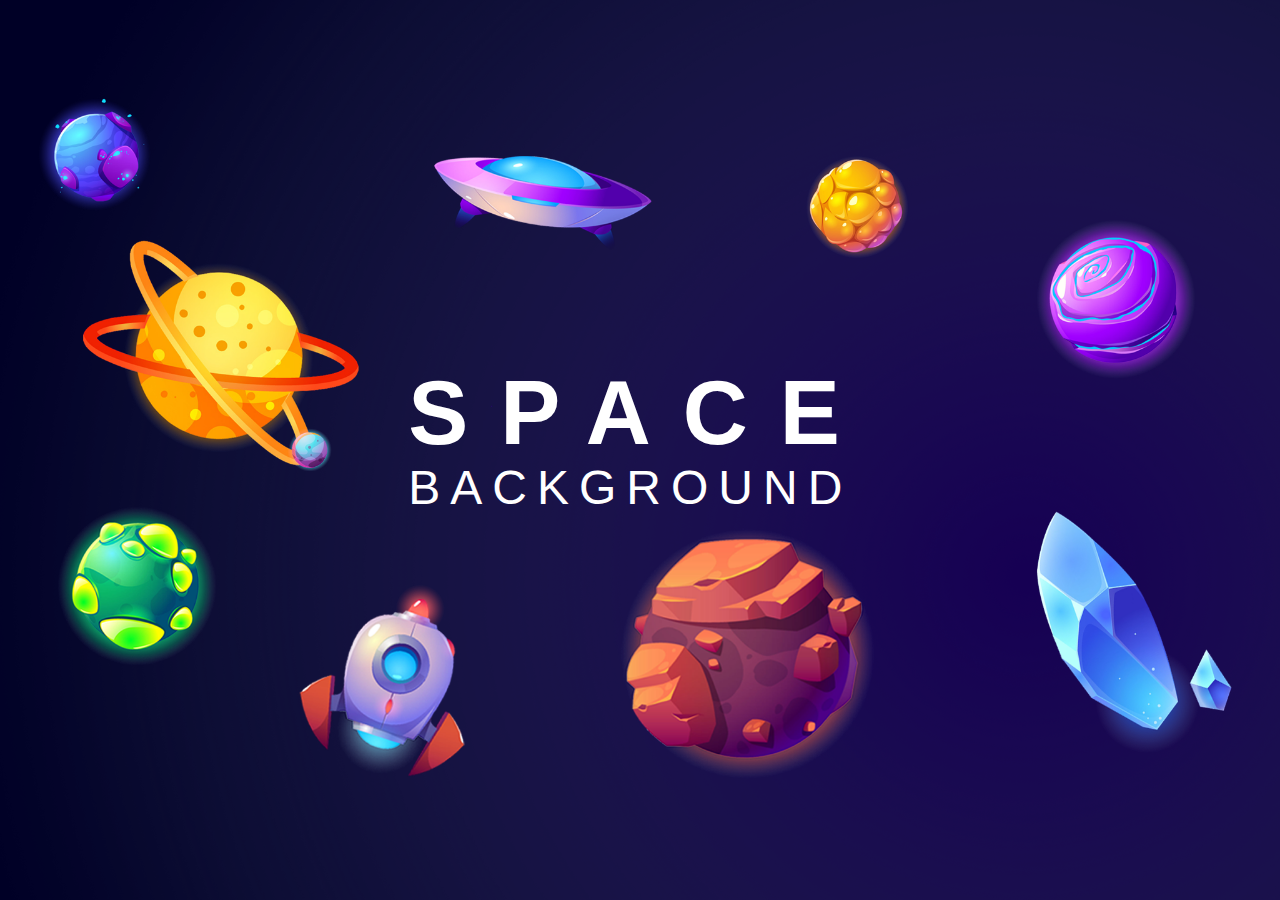
<file: 7-planets/index.html>
<!-- https://www.youtube.com/watch?v=ntg6tbGxP3k&ab_channel=CodingSnow -->
<!DOCTYPE html>
<html lang="en">
<head>
    <meta charset="UTF-8">
    <meta name="viewport" content="width=device-width, initial-scale=1.0">
    <link rel="stylesheet" href="style.css">
    <title>Parallax Mousemove Effect</title>
</head>
<body>
    
<div class="container">
    <h2 class="object" data-value="3">Space <br><span>Background</span></h2>
    <img src="1.png" class="object" data-value="-2" alt="">
    <img src="2.png" class="object" data-value="6" alt="">
    <img src="3.png" class="object" data-value="4" alt="">
    <img src="4.png" class="object" data-value="-6" alt="">
    <img src="5.png" class="object" data-value="8" alt="">
    <img src="6.png" class="object" data-value="-4" alt="">
    <img src="7.png" class="object" data-value="5" alt="">
    <img src="8.png" class="object" data-value="-9" alt="">
    <img src="9.png" class="object" data-value="-5" alt="">
</div>

</body>
<script src="script.js"></script>
</html>
</file>
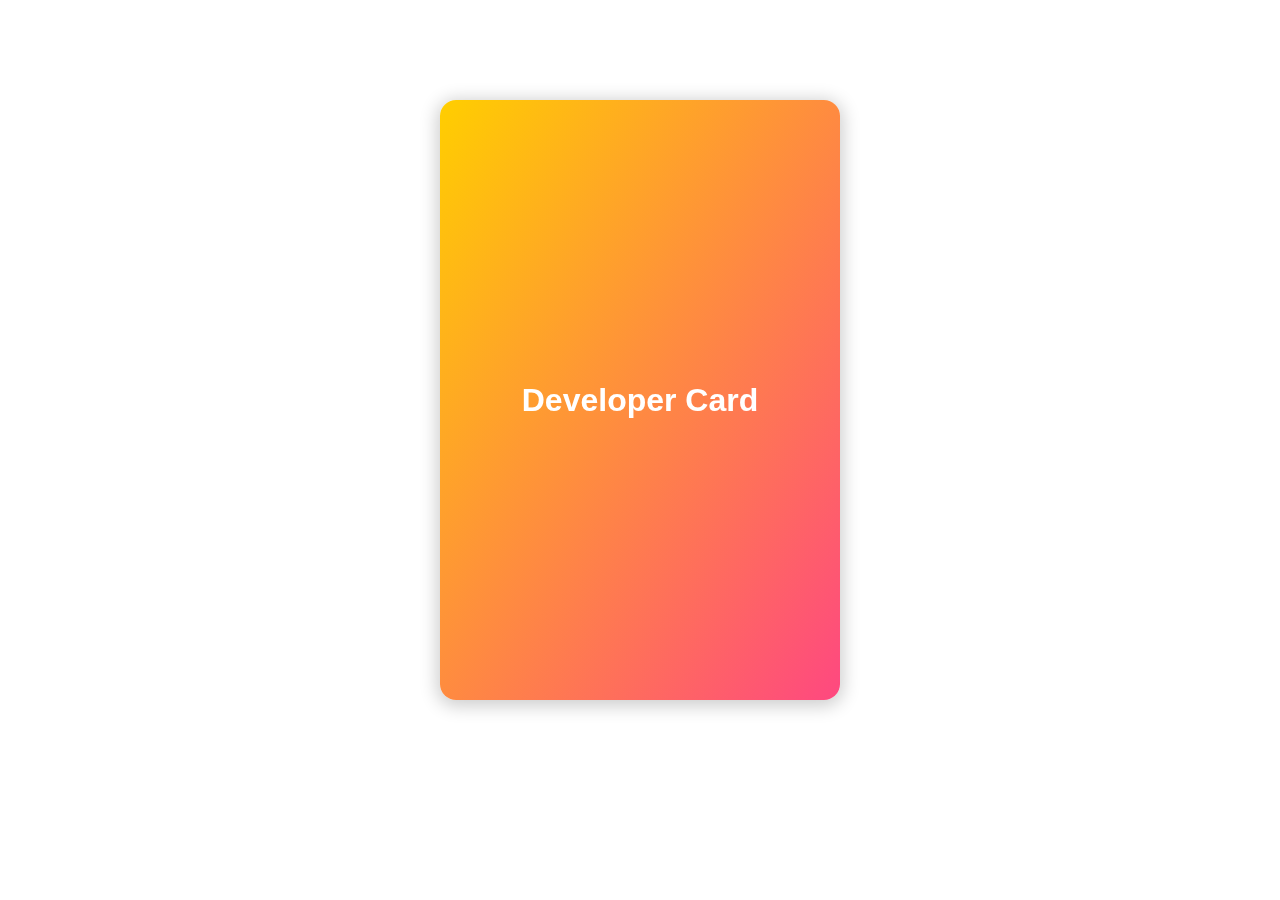
<file: 8-card-flip/index.html>
<!-- https://www.youtube.com/watch?v=QGVXmoZWZuw&ab_channel=TylerPotts -->
<!DOCTYPE html>
<html lang="en">

<head>
    <meta charset="UTF-8">
    <meta name="viewport" content="width=device-width, initial-scale=1.0">
    <link rel="stylesheet" href="style.css">
    <title>Card flip</title>
</head>

<body>

    <div class="card">
        <div class="card__inner">
            <div class="card__face card__face--front">
                <h2>Developer Card</h2>
            </div>


            <div class="card__face card__face--back">
                <div class="card__content">
                    <div class="card__header">
                        <img src="pp.jpg" alt="profile picture Linelinlove" class="pp">
                        <h2>LinelinLove</h2>
                    </div>
                    <div class="card__body">
                        <h3>JavaScript Wizard</h3>
                        <p>Lorem ipsum dolor, sit amet consectetur adipisicing elit. Quis ab officia voluptates nobis
                            molestiae vitae. Ducimus laboriosam eligendi provident earum odit expedita impedit sint?
                            Adipisci hic veritatis natus facere delectus!</p>
                    </div>
                </div>
            </div>
        </div>
    </div>

</body>
<script src="script.js"></script>

</html>
</file>
<file: 1-moonlight/style.css>
@import url('https://fonts.googleapis.com/css?family=Poppins:300,400,500,600,700,800,900&display=swap');

* {
    margin: 0;
    padding: 0;
    box-sizing: border-box;
    font-family: 'Poppins', sans-serif;
    scroll-behavior: smooth;
}

body {
    min-height: 100vh;
    overflow-x: hidden;
    background: linear-gradient(#2b1055, #7597de);
}

header {
    position: absolute;
    top: 0;
    left: 0;
    width: 100%;
    padding: 30px 100px;
    display: flex;
    justify-content: space-between;
    align-items: center;
    z-index: 10000;
}

header .logo {
    color: #fff;
    font-weight: 700;
    text-decoration: none;
    text-transform: uppercase;
    letter-spacing: 2px;
}

header ul {
    display: flex;
    justify-content: center;
    align-items: center;
}

header ul li {
    list-style: none;
    margin-left: 20px;
}

header ul li a {
    text-decoration: none;
    padding: 6px 15px;
    color: #fff;
    border-radius: 20px;
}

header ul li a:hover,
header ul li a.active {
    background-color: #fff;
    color: #2b1055;
}

section {
    position: relative;
    width: 100%;
    height: 100vh;
    padding: 100px;
    display: flex;
    justify-content: center;
    align-items: center;
    overflow: hidden;
}

/* pour faire un fondu */
section::before {
    content: '';
    position: absolute;
    bottom: 0;
    width: 100%;
    height: 100px;
    background: linear-gradient(to top, #1c0522, transparent);
    z-index: 1000;
}

section img {
    position: absolute;
    top: 0;
    left: 0;
    width: 100%;
    height: 100%;
    object-fit: cover;
    pointer-events: none;
}

section img#moon {
    mix-blend-mode: screen;
}

section img#mountains_front {
    z-index: 10;
}

#text {
    position: absolute;
    color: #fff;
    white-space: nowrap;
    font-size: 7.5vw;
    z-index: 9;
    right: -350px;
}

#btn {
    text-decoration: none;
    display: inline-block;
    padding: 8px 30px;
    border-radius: 40px;
    background-color: #fff;
    color: #2b1055;
    font-size: 1.5em;
    z-index: 9;
    transform: translateY(100px);
}

.sec {
    position: relative;
    padding: 100px;
    background: #1c0522;
}

.sec h2 {
    font-size: 3.5em;
    margin-bottom: 10px;
    color: #fff;
}

.sec p {
    font-size: 1em;
    color: #fff;
    margin-bottom: 20px;
}


@media(max-width: 725px) {

    .sec {
        padding: 30px;
    }

    header ul {
        display: none;
    }

    header{
        padding: 30px;
    }
}
</file>
<file: 10-3d-card-effect/style.css>
:root {
    --pink: hsl(338, 70%, 55%);
    --teal: hsl(183, 70%, 62%);
    --white: hsl(334, 7%, 95%);
}

*,
*::before,
*::after {
    box-sizing: border-box;
}

body {
    background: hsl(224, 32%, 12%);
    background-image: conic-gradient(from 0deg at 50% 50%,
            blue,
            purple,
            purple,
            blue);
    background-blend-mode: multiply;
    color: white;
    min-block-size: 100dvh;
    display: grid;
    place-items: center;
}

pre {
    cursor: default;
    user-select: none;
    --selector: var(--pink);
    --property: var(--teal);
    --punctuation: var(--white);

    font-size: 3rem;
    font-weight: bold;
    background: hsl(222, 45%, 7%);
    padding: 2rem;
    border-radius: 1rem;

    position: relative;

    transform-style: preserve-3d;
    transform:
        perspective(5000px) rotateY(var(--rotateY)) rotateX(var(--rotateX));
}

.selector {
    color: var(--selector);
}

.property {
    color: var(--property);
}

.punctuation {
    color: var(--punctuation);
}

.property+.punctuation {
    color: var(--property);
}

pre>* {
    text-shadow: 0 0 0.3em currentColor;
}

pre::before,
pre::after {
    content: "";
    position: absolute;
    border-radius: inherit;
}

pre::before {
    inset: 0.75rem;
    background: black;
    transform: translateZ(-49px);
    filter: blur(15px);
    opacity: 0.5;
}

/* gradient */
pre::after {
    inset: -1rem;
    background: linear-gradient(-45deg, red, blue);
    transform: translateZ(-50px);
}
</file>
<file: 11-horizontal-scroll-tab-menu/style.css>
/*======= Google fonts =======*/
@import url('https://fonts.googleapis.com/css2?family=Poppins:ital,wght@0,100;0,200;0,300;0,400;0,500;0,600;0,700;0,800;0,900;1,100;1,200;1,300;1,400;1,500;1,600;1,700;1,800;1,900&display=swap');

:root {
    --first-color: #2e2e41;
    --second-color: #5b85ff;
    --third-color: #434354;
    --text-color: #fff;

    --box-shadow: 0 5px 25px rgb(2, 2, 2, 0.1);
    --text-shadow: 0 5px 25px rgb(2, 2, 2, 0.1);
}

/*======= Main CSS =======*/
* {
    margin: 0;
    padding: 0;
    box-sizing: border-box;
    font-family: 'Poppins', sans-serif;
}

body {
    background: var(--first-color);
    overflow-x: hidden;
}

section {
    position: relative;
    margin: 0 80px;
    transition: 0.5s ease;
}

.main-container {
    position: relative;
}

/*======= Tab navigation bar =======*/
.tab-nav-bar {
    position: relative;
    margin: 65px 10px 40px 10px;
}

.tab-navigation {
    position: relative;
    display: flex;
    justify-content: center;
    align-items: center;
    max-width: fit-content;
    margin: 0 auto;
}

.tab-menu {
    color: var(--text-color);
    list-style: none;
    background: var(--third-color);
    max-width: 800px;
    padding: 10px;
    white-space: nowrap;
    border-bottom: 1px solid var(--third-color);
    border-radius: 50px;
    box-shadow: var(--box-shadow);
    overflow-x: auto;
    user-select: none;
    scroll-behavior: smooth;
}

.tab-menu.dragging {
    scroll-behavior: unset;
    cursor: grab;

}

.tab-menu::-webkit-scrollbar {
    display: none;
}

.tab-btn {
    color: var(--text-color);
    display: inline-block;
    font-family: 1em;
    font-weight: 400;
    margin: 0 2px;
    padding: 10px 20px;
    border-radius: 30px;
    cursor: pointer;
    user-select: none;
    transition: 0.3s ease;
}

.tab-menu.dragging .tab-btn {
    pointer-events: none;
}

.tab-btn:hover {
    background: var(--first-color);
}

.tab-btn.active {
    background: var(--second-color);
}

.left-btn, .right-btn {
    position: absolute;
    color: var(--text-color);
    font-size: 1.8em;
    padding: 10px;
    cursor: pointer;
}

.left-btn {
    left: 0;
    background: linear-gradient(to left, transparent, var(--first-color) 80%);
    border-top-left-radius: 30px;
    border-bottom-left-radius: 30px;
    display: none;
}

.right-btn {
    right: 0;
    background: linear-gradient(to right, transparent, var(--first-color) 80%);
    border-top-right-radius: 30px;
    border-bottom-right-radius: 30px;
}

/*======= Tab content =======*/
.tab-content {
    position: relative;
    display: flex;
    justify-content: center;
    width: 100%;
}

.tab {
    position: absolute;
    top: 0;
    right: auto;
    bottom: 0;
    left: auto;
    max-width: 1100px;
    padding: 15px 50px;
    transform: translateX(25px);
    content-visibility: hidden;
    opacity: 0;
    transition: 1s ease;    
}

.tab.active {
    transform: translateX(0);
    content-visibility: visible;
    opacity: 1;
}

.tab .row {
    width: 100%;
    display: flex;
    justify-content: center;
    align-items: center;
    margin: 50px 0;
    gap: 30px;
}

.tab .img-card {
    position: relative;
    width: 450px;
    max-width: 450px;
    border-radius: 20px;
    overflow: hidden;
    display: flex;
    justify-content: center;
    align-items: center;
    box-shadow: var(--box-shadow);
}

.tab .img-card img {
    width: 100%;
}

.right-column {
    max-width: 800px;
}

.info .city, .info .description p {
    color: var(--text-color);
    margin-bottom: 10px;
}

.info .city {
    font-size: 2em;
}

.country {
    color: var(--third-color);
    font-size: 5em;
    font-weight: 700;
    text-align: center;
    text-shadow: var(--text-shadow);
}

/*======= Media queries (max-width: 1050px) =======*/
@media screen and (max-width: 1050px) {
    section {
        margin: 0 0px;
    }

    .tab-nav-bar {
        margin: 65px 20px 40px 25px;
    }

    .tab {
        padding: 15px 25px;
    }

    .tab .row {
        flex-direction: column;
    }

    .tab .img-card {
        width: auto;
        max-width: 600px;
    }

    .country {
        font-size: 10vw;
        padding: 50px;
    }
}
</file>
<file: 12-input-animation/style.css>
:root {
    --bg : #000000
}

body {
    background: var(--bg);
    margin: 100px;
}

.input-group {
    position: relative;
}

.input-group__input {
    font: inherit;
    color: #fff;
    padding: 10px;
    border: none;
    border-radius: 4px;
    outline: 2px solid #fff;
    background-color: transparent;
    transition: outline-color 500ms;
}

.input-group__input:is(:focus, :valid) {
    outline-color: #3c50eb;
}

.input-group__label {
    position: absolute;
    top: 0;
    left: 0;
    translate: 10px 10px;
    color: #fff;
    transition: translate 500ms, scale 500ms;
}

.input-group__input:focus+.input-group__label,
.input-group__input:valid+.input-group__label {
    padding-inline: 5px;
    translate: 10px -10px;
    scale: 0.8;
    background-color: var(--bg);
}
</file>
<file: 3-jungle/style.css>
@import url('https://fonts.googleapis.com/css2?family=Poppins:wght@300;400;500;600;700;800;900&display=swap');

* {
    margin: 0;
    padding: 0;
    box-sizing: border-box;
    font-family: 'Poppins', sans-serif;
}

html {
    overflow-x: hidden;
}

body {
    background: #f9f9f9;
    min-height: 100vh;
    overflow-x: hidden;
}

header {
    position: absolute;
    top: 0;
    left: 0;
    width: 100%;
    padding: 30px 100px;
    display: flex;
    justify-content: flex-start;
    align-items: center;
    z-index: 100;
}

.navigation ul {
    list-style: none;
    display: flex;
    gap: 10px;
    align-items: center;
    justify-content: center;
}

.navigation ul li a {

    text-decoration: none;
    color: #359381;
    padding: 6px 15px;
    border-radius: 20px;
    margin: 0 10px;
    font-weight: 600;
}

.navigation ul li a:hover,
.navigation ul li a.active {
    background-color: #359381;
    color: #fff;

}

.logo {
    font-size: 2em;
    color: #359381;
    pointer-events: none;
    margin-right: 20px;
}

.parallax {
    position: relative;
    display: flex;
    justify-content: center;
    align-items: center;
    height: 100vh;
}

#text {
    position: absolute;
    font-size: 5em;
    color: #fff;
    text-shadow: 2px 2px 4px rgba(0, 0, 0, 0.2);
    text-align: center;
}

.parallax img {
    position: absolute;
    top: 0;
    left: 0;
    width: 100%;
    pointer-events: none;
    height: 100vh;
    object-fit: cover;
}

.sec {
    position: relative;
    background: #003329;
    padding: 100px;
}

.sec h2 {
    font-size: 3em;
    color: #fff;
    margin-bottom: 10px;
}

.sec p {
    font-size: 1em;
    color: #fff;
    font-weight: 300;
}

@media(max-width: 1100px) {

    #text {
        font-size: 4em;
    }
}


@media(max-width: 725px) {

    #text {
        font-size: 3em;
    }

    header {
        padding: 30px 30px;
    }

    .navigation ul {
        display: none;
    }

    .sec{
        padding: 30px;
    }
}
</file>
<file: 4-card-hover-effect/style.css>
@import url('https://fonts.googleapis.com/css2?family=Poppins:wght@300;400;500;600;700;800;900&display=swap');

* {
    margin: 0;
    padding: 0;
    box-sizing: border-box;
    font-family: 'Poppins', sans-serif;
}

body {
    height: 100vh;
    display: flex;
    justify-content: center;
    align-items: center;
    background: #16384c;
}

.container {
    position: relative;
    width: 1100px;
    display: flex;
    justify-content: center;
    align-items: center;
    flex-wrap: wrap;
    padding: 30px;
}

.container .card {
    border-radius: 4px;
    position: relative;
    max-width: 300px;
    height: 215px;
    background: #fff;
    margin: 30px 10px;
    padding: 20px 15px;
    display: flex;
    flex-direction: column;
    box-shadow: 0 5px 202px rgba(0, 0, 0, 0.5);
    transition: 0.3s ease-in-out;
    justify-content: center;
    align-items: center;
}

.container .card:hover {
    height: 480px;
    /* transition-delay: 0.3s; */
}

.container .card .imgBx {
    position: absolute;
    width: 260px;
    height: 260px;
    top: -60px;
    /* left: 20px; */
    z-index: 1;
    transition: 0.3s ease-in-out;
}

.container .card .imgBx img {
    width: 100%;
    height: 260px;
    border-radius: 4px;
    box-shadow: 0 5px 20px rgba(0, 0, 0, 0.2);
    object-fit: cover;
}

.container .card .content {
    position: relative;
    margin-top: -140px;
    padding: 10px 15px;
    text-align: center;
    color: #111;
    visibility: hidden;
    opacity: 0;
    transition: 0.3s ease-in-out;
}

.container .card:hover .content {
    visibility: visible;
    opacity: 1;
    margin-top: 200px;
    transition-delay: 0.3s;
}
</file>
<file: 5-icon-background-animation/style.css>
* {
    margin: 0;
    padding: 0;
    user-select: none;
}

i {
    /* color: rgba(0, 0, 0, 0.5); */
    color: grey;
    transition: 1s;
    padding: 0 5px;
    user-select: none;
    cursor: default;
}

i:hover {
    transition: 0s;
    color: #00cca3;
    text-shadow: 0 0 120px #00cca3;
}

section {
    position: relative;
    width: 100%;
    height: 100vh;
    background-color: #111;
    display: flex;
    flex-direction: column;
    overflow: hidden;
}

section .row {
    position: relative;
    top: -60%;
    width: 100%;
    display: flex;
    padding: 10px 0;
    white-space: nowrap;
    font-size: 64px;
    transform: rotate(-30deg);
}

section .row div {
    /* font-size: 1em;
    white-space: nowrap; */
    animation: animate1 80s linear infinite;
    animation-delay: -80s;
}

section .row div:nth-child(2){
    animation: animate2 80s linear infinite;
    animation-delay: -40s;
}

@keyframes animate1 {
    0% {
        transform: translateX(100%);
    }

    100%{
        transform: translateX(-100%);
    }
}

@keyframes animate2 {
    0% {
        transform: translateX(0);
    }

    100%{
        transform: translateX(-200%);
    }
}

section .row:nth-child(even) div {
    animation: animate3 80s linear infinite;
    animation-delay: -80s;
}

section .row:nth-child(even) div:nth-child(2){
    animation: animate4 80s linear infinite;
    animation-delay: -40s;
}

@keyframes animate3 {
    0% {
        transform: translateX(-100%);
    }

    100%{
        transform: translateX(100%);
    }
}

@keyframes animate4 {
    0% {
        transform: translateX(-200%);
    }

    100%{
        transform: translateX(0);
    }
}
</file>
<file: 6-hover-effect-mouse/style.css>
:root {
    --bg-color: rgb(20, 20, 20);
    --card-color: rgb(23, 23, 23);
}

body {
    align-items: center;
    background-color: var(--bg-color);
    display: flex;
    height: 100vh;
    justify-content: center;
    margin: 0px;
    overflow: hidden;
    padding: 0px;
}

#cards {
    display: flex;
    flex-wrap: wrap;
    gap: 8px;
    max-width: 916px;
    width: calc(100% - 20px);
}

/* #cards:hover > .card > .card-border{
    opacity: 1;
} */

#cards:hover>.card::after {
    opacity: 1;
}

.card {
    background-color: rgba(255, 255, 255, 0.1);
    border-radius: 10px;
    cursor: pointer;
    display: flex;
    height: 260px;
    flex-direction: column;
    position: relative;
    width: 300px;
}

.card:hover::before {
    opacity: 1;
}

.card::before,
.card::after {
    border-radius: inherit;
    content: "";
    height: 100%;
    left: 0px;
    opacity: 0;
    position: absolute;
    top: 0px;
    transition: opacity 500ms;
    width: 100%;
}

.card::before {
    background: radial-gradient(800px circle at var(--mouse-x) var(--mouse-y),
            rgba(255, 255, 255, 0.06),
            transparent 40%);
    z-index: 3;
}

.card::after {
    background: radial-gradient(600px circle at var(--mouse-x) var(--mouse-y),
            rgba(255, 255, 255, 0.4),
            transparent 40%);
    z-index: 1;
}

.card>.card-content {
    background-color: var(--card-color);
    border-radius: inherit;
    display: flex;
    flex-direction: column;
    flex-grow: 1;
    inset: 1px;
    padding: 10px;
    position: absolute;
    z-index: 2;
}

/* -- ↓ ↓ ↓ extra card content styles ↓ ↓ ↓ -- */

h1,
h2,
h3,
h4,
span {
    color: rgb(240, 240, 240);
    font-family: "Rubik", sans-serif;
    font-weight: 400;
    margin: 0px;
}

i {
    color: rgb(240, 240, 240);
}

.card-image {
    align-items: center;
    display: flex;
    height: 140px;
    justify-content: center;
    overflow: hidden;
}

.card-image>i {
    font-size: 6em;
    opacity: 0.25;
}

.card-info-wrapper {
    align-items: center;
    display: flex;
    flex-grow: 1;
    justify-content: flex-start;
    padding: 0px 20px;
}

.card-info {
    align-items: flex-start;
    display: flex;
    gap: 10px;
}

.card-info>i {
    font-size: 1em;
    height: 20px;
    line-height: 20px;
}

.card-info-title>h3 {
    font-size: 1.1em;
    line-height: 20px;
}

.card-info-title>h4 {
    color: rgba(255, 255, 255, 0.5);
    font-size: 0.85em;
    margin-top: 8px;
}

/* -- ↓ ↓ ↓ some responsiveness ↓ ↓ ↓ -- */

@media(max-width: 1000px) {
    body {
        align-items: flex-start;
        overflow: auto;
    }

    #cards {
        max-width: 1000px;
        padding: 10px 0px;
    }

    .card {
        flex-shrink: 1;
        width: calc(50% - 4px);
    }
}

@media(max-width: 500px) {
    .card {
        height: 180px;
    }

    .card-image {
        height: 80px;
    }

    .card-image>i {
        font-size: 3em;
    }

    .card-info-wrapper {
        padding: 0px 10px;
    }

    .card-info>i {
        font-size: 0.8em;
    }

    .card-info-title>h3 {
        font-size: 0.9em;
    }

    .card-info-title>h4 {
        font-size: 0.8em;
        margin-top: 4px;
    }
}

@media(max-width: 320px) {
    .card {
        width: 100%;
    }
}

/* -- ↓ ↓ ↓ YouTube link styles ↓ ↓ ↓ -- */

#youtube-link {
    bottom: 10px;
}

#youtube-link>i {
    color: rgb(239, 83, 80);
}

#source-link {
    bottom: 60px;
}

#source-link>i {
    color: rgb(94, 106, 210);
}

.link {
    align-items: center;
    backdrop-filter: blur(3px);
    background-color: rgba(255, 255, 255, 0.05);
    border: 1px solid rgba(255, 255, 255, 0.1);
    border-radius: 6px;
    box-shadow: 2px 2px 2px rgba(0, 0, 0, 0.1);
    cursor: pointer;
    display: inline-flex;
    gap: 5px;
    left: 10px;
    padding: 10px 20px;
    position: fixed;
    text-decoration: none;
    z-index: 100;
}

.link:hover {
    background-color: rgba(255, 255, 255, 0.1);
    border: 1px solid rgba(255, 255, 255, 0.2);
}

.link>i,
.link>span {
    height: 20px;
    line-height: 20px;
}

.link>span {
    color: white;
}
</file>
<file: 7-planets/style.css>
* {
    margin: 0;
    padding: 0;
    box-sizing: border-box;
}

body {
    font-family: 'Segoe UI', Tahoma, Geneva, Verdana, sans-serif;
    background: url(bg.png) no-repeat;
    background-color: cover;
    height: 100vh;
}

.container {
    position: relative;
    width: 100%;
    height: 100%;
    display: flex;
    justify-content: center;
    align-items: center;
    overflow: hidden;
}

.container img {
    position: absolute;
    width: 100%;
    height: 100%;
    top: 0;
    left: 0;
    object-fit: contain;
}

.container h2 {
    z-index: 1;
    position: relative;
    color: #fff;
    font-size: 90px;
    text-transform: uppercase;
    font-weight: 900;
    line-height: 60px;
    letter-spacing: 32px;
}

.container h2 span {
    font-size: 48px;
    font-weight: 500;
    letter-spacing: 10px;
}

@media (max-width:800px) {
    .container h2 {
        font-size: 60px;
        letter-spacing: 19px;
        line-height: 35px;
    }

    .container h2 span {
        font-size: 26px;
    }
}
</file>
<file: 8-card-flip/style.css>
:root {
    --primary: #ffce00;
    --secondary: #fe4880;
    --dark: #212121;
    --light: #f3f3f3;
}

* {
    margin: 0;
    padding: 0;
    box-sizing: border-box;

}

body {
    font-family: montserrat, sans-serif;
    width: 100%;
    height: 100vh;
    overflow: hidden;
}

.card {
    margin: 0 auto 0;
    padding: 100px 0 0;
    width: 400px;
    height: 700px;
    perspective: 1000px;
}

.card__inner {
    width: 100%;
    height: 100%;
    transition: transform 1s;
    transform-style: preserve-3d;
    cursor: pointer;
    position: relative;
}

.card__inner.is-flipped {
    transform: rotateY(180deg);
}

.card__face {
    position: absolute;
    width: 100%;
    height: 100%;
    -webkit-backface-visibility: hidden;
    backface-visibility: hidden;
    overflow: hidden;
    border-radius: 16px;
    box-shadow: 0px 3px 18px 3px rgba(0, 0, 0, 0.2);
}

.card__face--front {
    background-image: linear-gradient(to bottom right, var(--primary), var(--secondary));
    display: flex;
    align-items: center;
    justify-content: center;
}

.card__face--front h2 {
    color: #fff;
    font-size: 32px;
}

.card__face--back {
    background-color: var(--light);
    transform: rotateY(180deg);
}

.card__content {
    width: 100%;
    height: 100%;
}

.card__header {
    position: relative;
    padding: 30px 30px 40px;
}

.card__header:after {
    content: '';
    display: block;
    position: absolute;
    top: 0;
    left: 0;
    right: 0;
    bottom: 0;
    z-index: -1;
    border-radius: 0px 0px 50% 0px;
    background-image: linear-gradient(to bottom left, var(--primary) 10%, var(--secondary) 115%);
}

.pp {
    display: block;
    width: 128px;
    height: 128px;
    margin: 0 auto 30px;
    border-radius: 50%;
    background-color: #fff;
    border: 5px solid #fff;
    object-fit: cover;
    user-select: none;
}

.card__header h2 {
    color: #fff;
    font-size: 32px;
    font-weight: 900;
    text-transform: uppercase;
    text-align: center;
}

.card__body {
    padding: 30px;
}

.card__body h3 {
    color: var(--dark);
    font-size: 24px;
    font-weight: 600;
    margin-bottom: 15px;
}

.card__body p {
    color: var(--dark);
    font-size: 18px;
    line-height: 1.4;
}


@media (max-width:1000px) {
    .card__header h2 {
        font-size: 30px;
    }

    .card__body h3 {
        font-size: 24px;
    }

    .card__body p {
        font-size: 18px;
        line-height: 1.3;
    }
}


@media (max-width:600px) {
    .card {
        margin: 0 auto 0;
        padding: 50px 0 0;
        width: 90vw;
        height: 90vh;
    }

    .card__header h2 {
        font-size: 28px;
    }

    .card__body h3 {
        font-size: 22px;
    }

    .card__body p {
        font-size: 16px;
        line-height: 1.3;
    }
}
</file>
